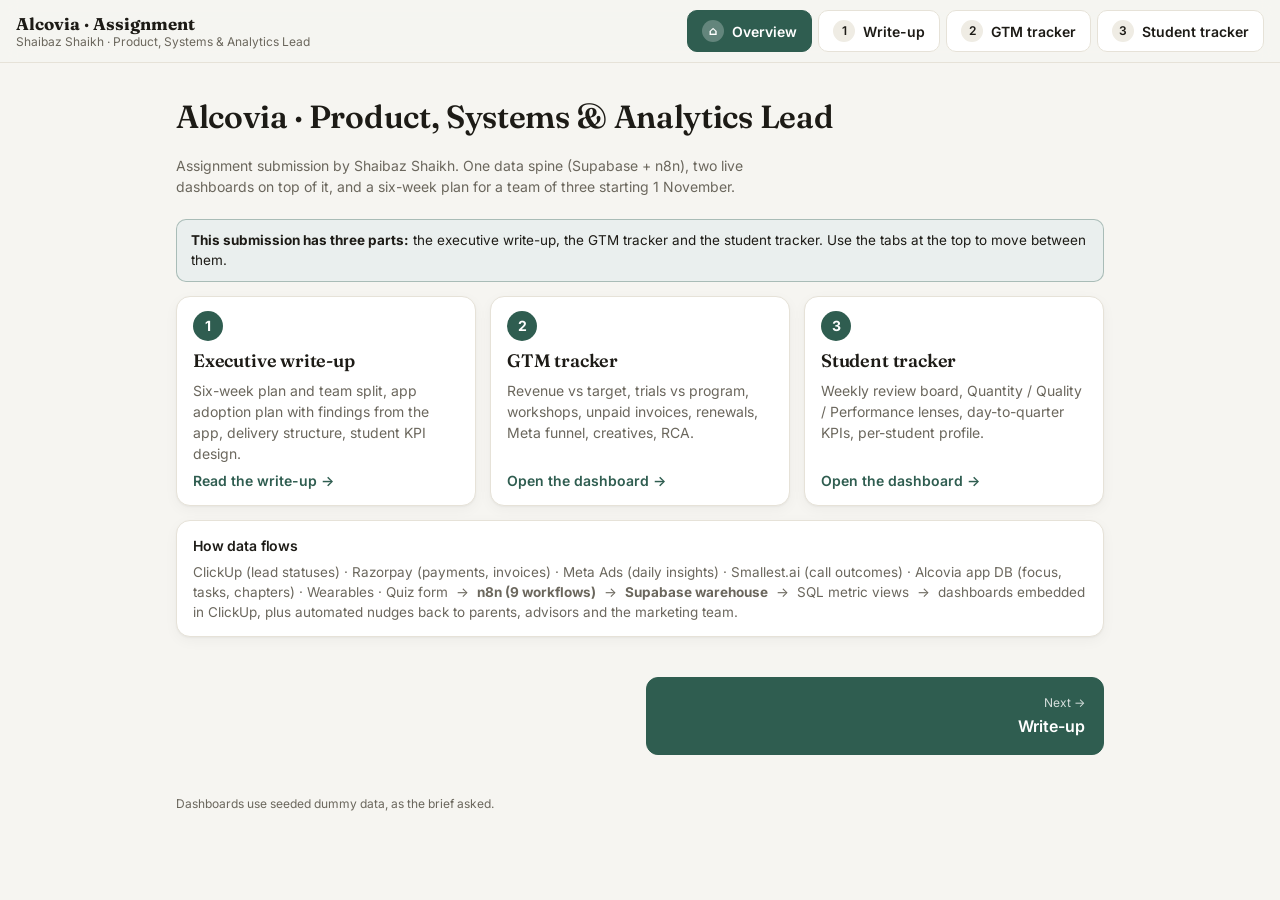
<file: site/index.html>
<!doctype html>
<html lang="en">
<head>
<meta charset="utf-8"><meta name="viewport" content="width=device-width,initial-scale=1">
<title>Alcovia Assignment</title>
<link rel="preconnect" href="https://fonts.googleapis.com">
<link href="https://fonts.googleapis.com/css2?family=Fraunces:opsz,wght@9..144,600&family=Inter:wght@400;600;700&display=swap" rel="stylesheet">
<link rel="stylesheet" href="style.css">
</head>
<body>
<header class="appnav"><div class="appnav-in">
  <a class="brand" href="index.html"><b>Alcovia · Assignment</b><span>Shaibaz Shaikh · Product, Systems &amp; Analytics Lead</span></a>
  <nav class="tabs-main" aria-label="Assignment sections"><a href="index.html" class="on" aria-current="page"><span class="n">⌂</span>Overview</a><a href="writeup.html"><span class="n">1</span>Write-up</a><a href="gtm.html"><span class="n">2</span>GTM tracker</a><a href="students.html"><span class="n">3</span>Student tracker</a></nav>
</div></header>
<div class="wrap" style="max-width:960px">
  <h1 style="font-size:32px;margin-top:10px">Alcovia · Product, Systems &amp; Analytics Lead</h1>
  <p style="color:var(--muted);max-width:640px">Assignment submission by Shaibaz Shaikh. One data spine (Supabase + n8n), two live dashboards on top of it, and a six-week plan for a team of three starting 1 November.</p>
  <div class="hint" style="margin-top:22px"><b>This submission has three parts:</b> the executive write-up, the GTM tracker and the student tracker. Use the tabs at the top to move between them.</div>
  <div class="grid three steps">
    <a class="card step" href="writeup.html"><span class="num">1</span><h2>Executive write-up</h2><p>Six-week plan and team split, app adoption plan with findings from the app, delivery structure, student KPI design.</p><span class="go">Read the write-up →</span></a>
    <a class="card step" href="gtm.html"><span class="num">2</span><h2>GTM tracker</h2><p>Revenue vs target, trials vs program, workshops, unpaid invoices, renewals, Meta funnel, creatives, RCA.</p><span class="go">Open the dashboard →</span></a>
    <a class="card step" href="students.html"><span class="num">3</span><h2>Student tracker</h2><p>Weekly review board, Quantity / Quality / Performance lenses, day-to-quarter KPIs, per-student profile.</p><span class="go">Open the dashboard →</span></a>
  </div>
  <div class="card" style="margin-top:14px"><h3>How data flows</h3>
    <p style="margin:6px 0 0;color:var(--muted);font-size:13.5px">ClickUp (lead statuses) · Razorpay (payments, invoices) · Meta Ads (daily insights) · Smallest.ai (call outcomes) · Alcovia app DB (focus, tasks, chapters) · Wearables · Quiz form &nbsp;→&nbsp; <b>n8n (9 workflows)</b> &nbsp;→&nbsp; <b>Supabase warehouse</b> &nbsp;→&nbsp; SQL metric views &nbsp;→&nbsp; dashboards embedded in ClickUp, plus automated nudges back to parents, advisors and the marketing team.</p></div>

  <nav class="pager" aria-label="Page navigation"><span></span><a class="next" href="writeup.html"><small>Next →</small>Write-up</a></nav>
  <footer>Dashboards use seeded dummy data, as the brief asked.</footer>
</div>
</body>
</html>
</file>
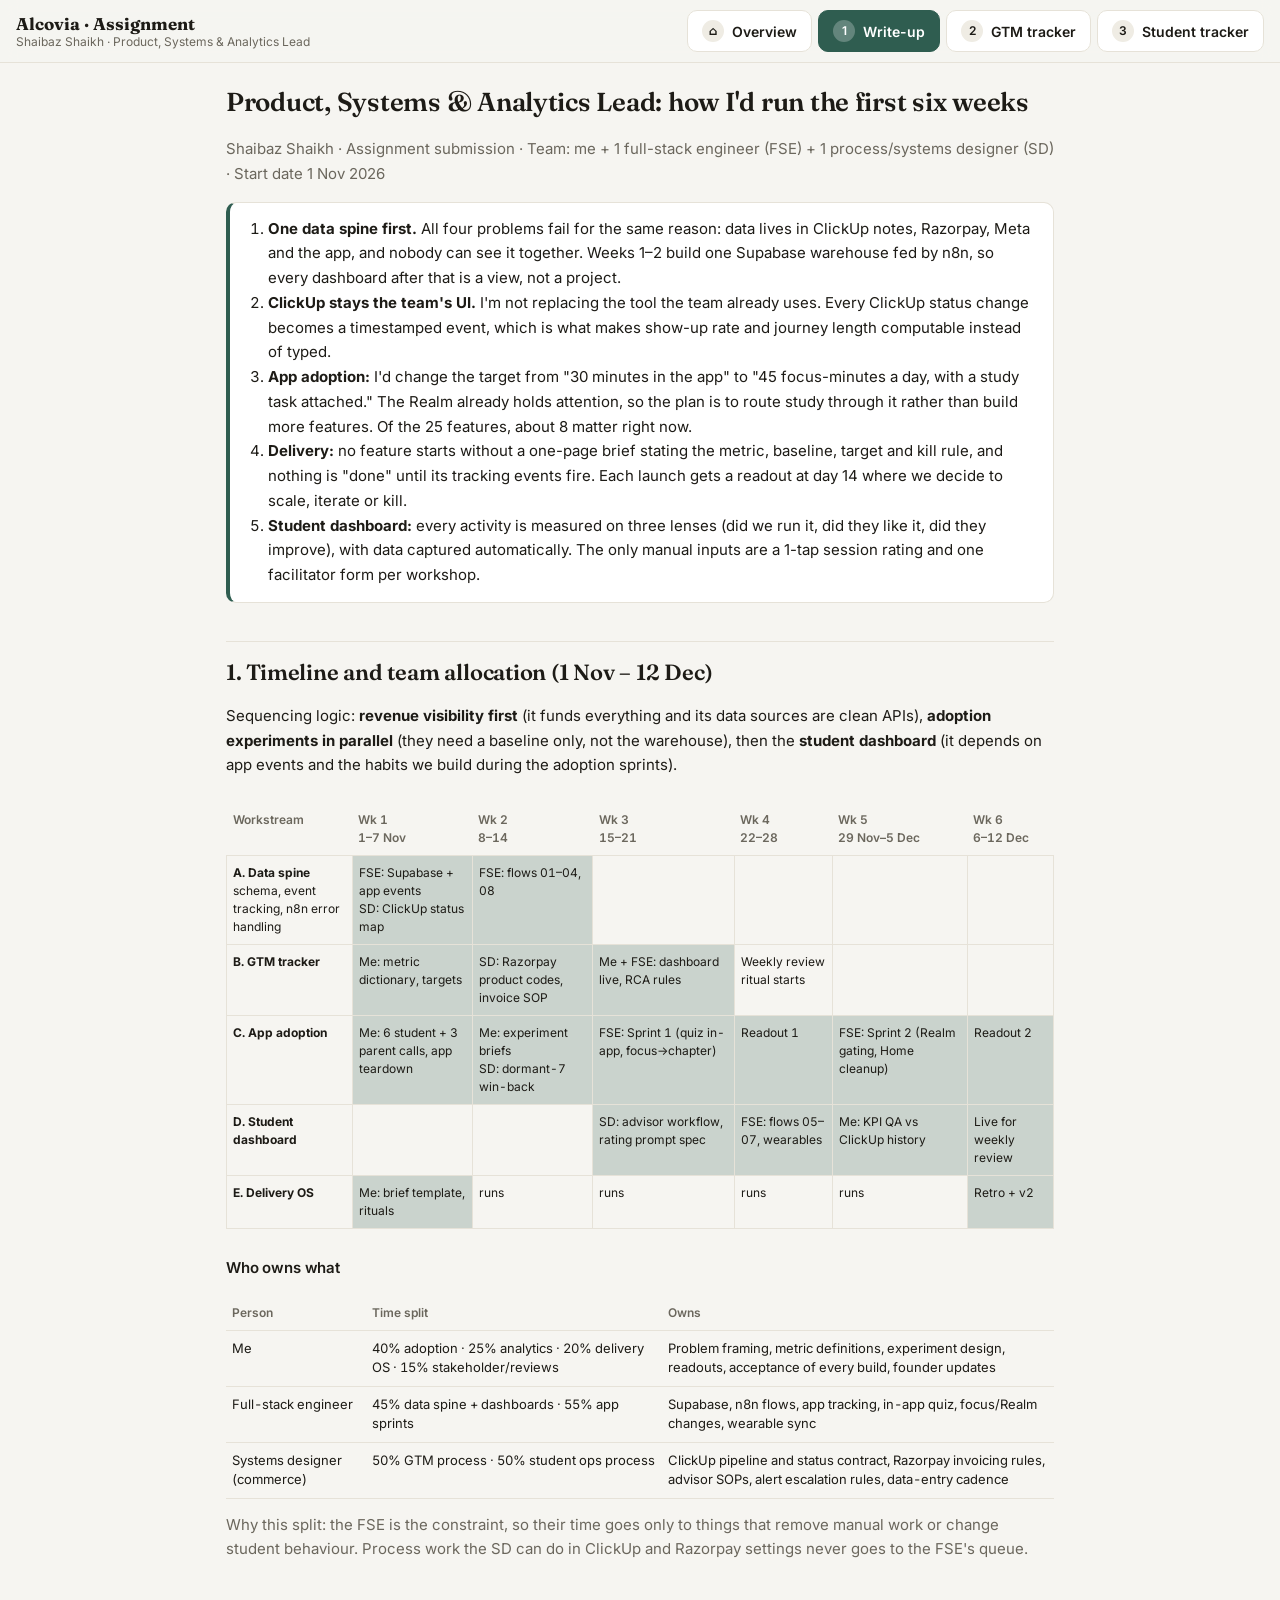
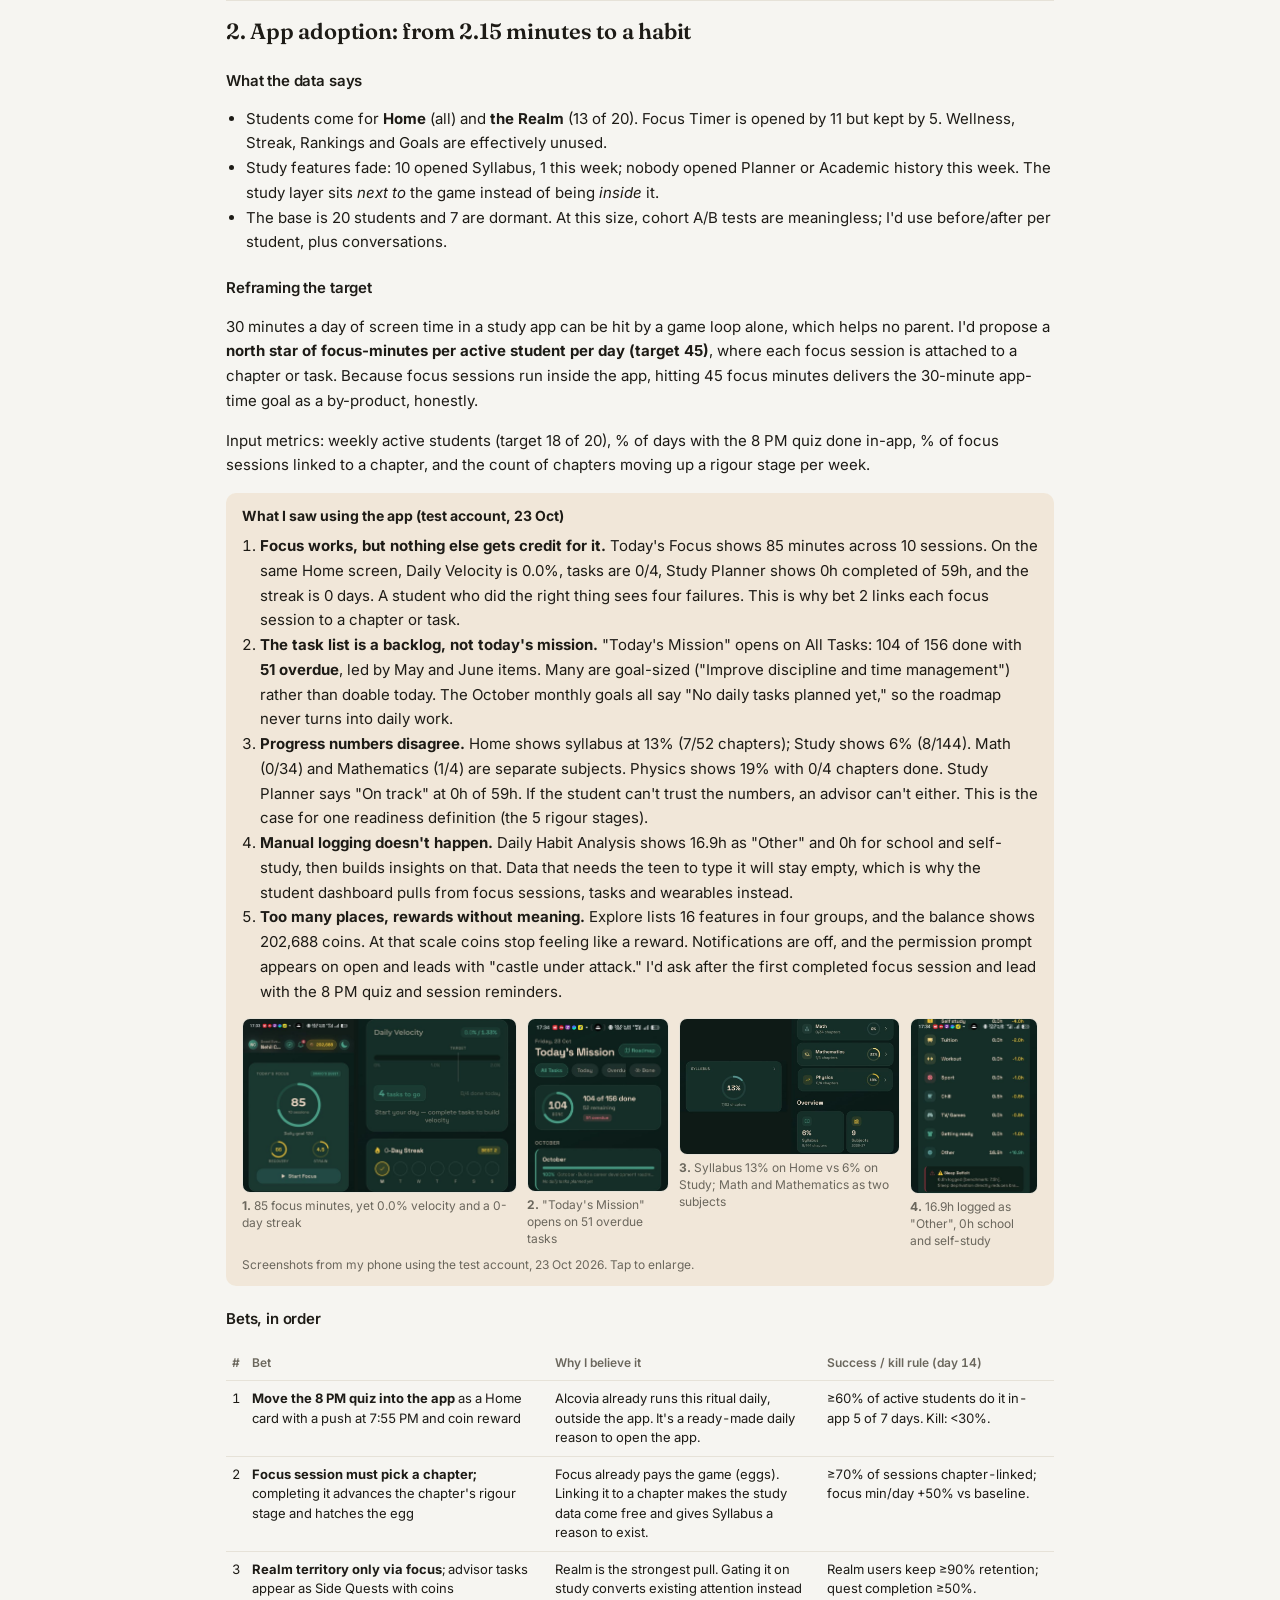
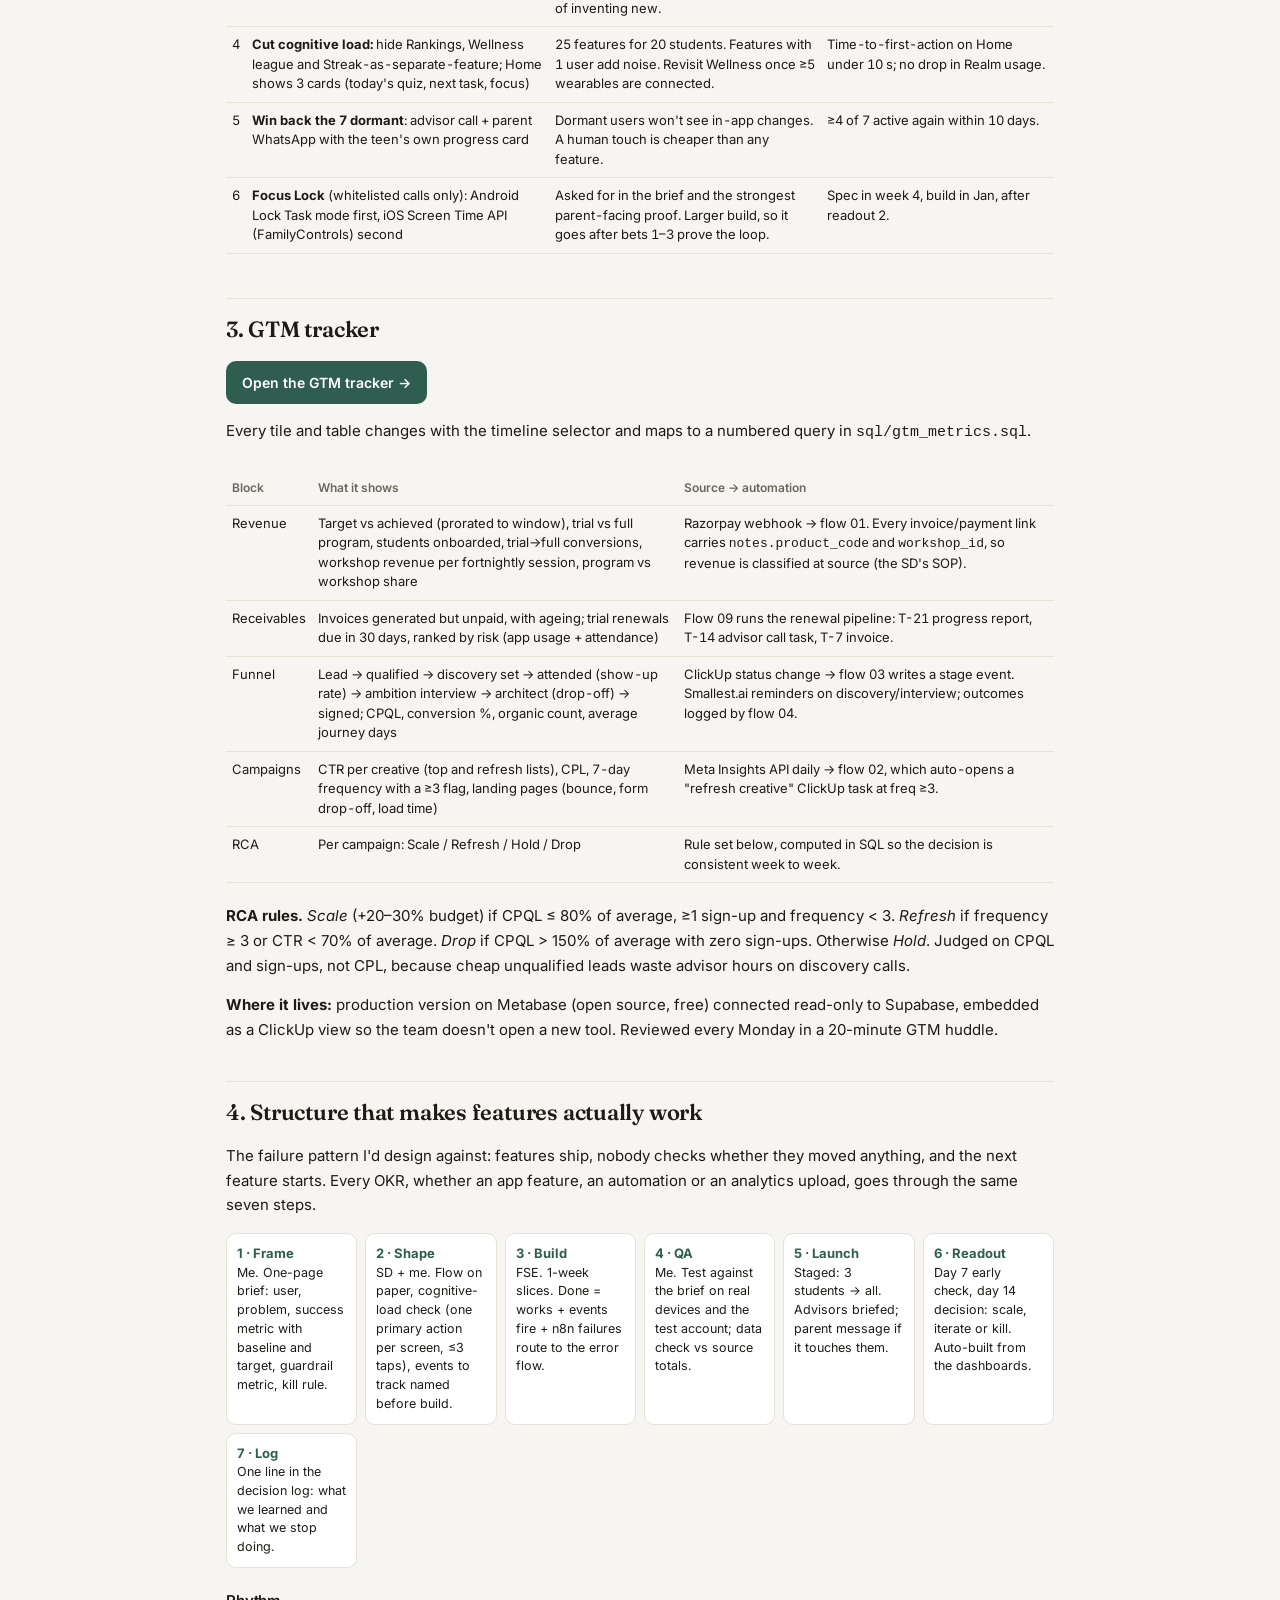
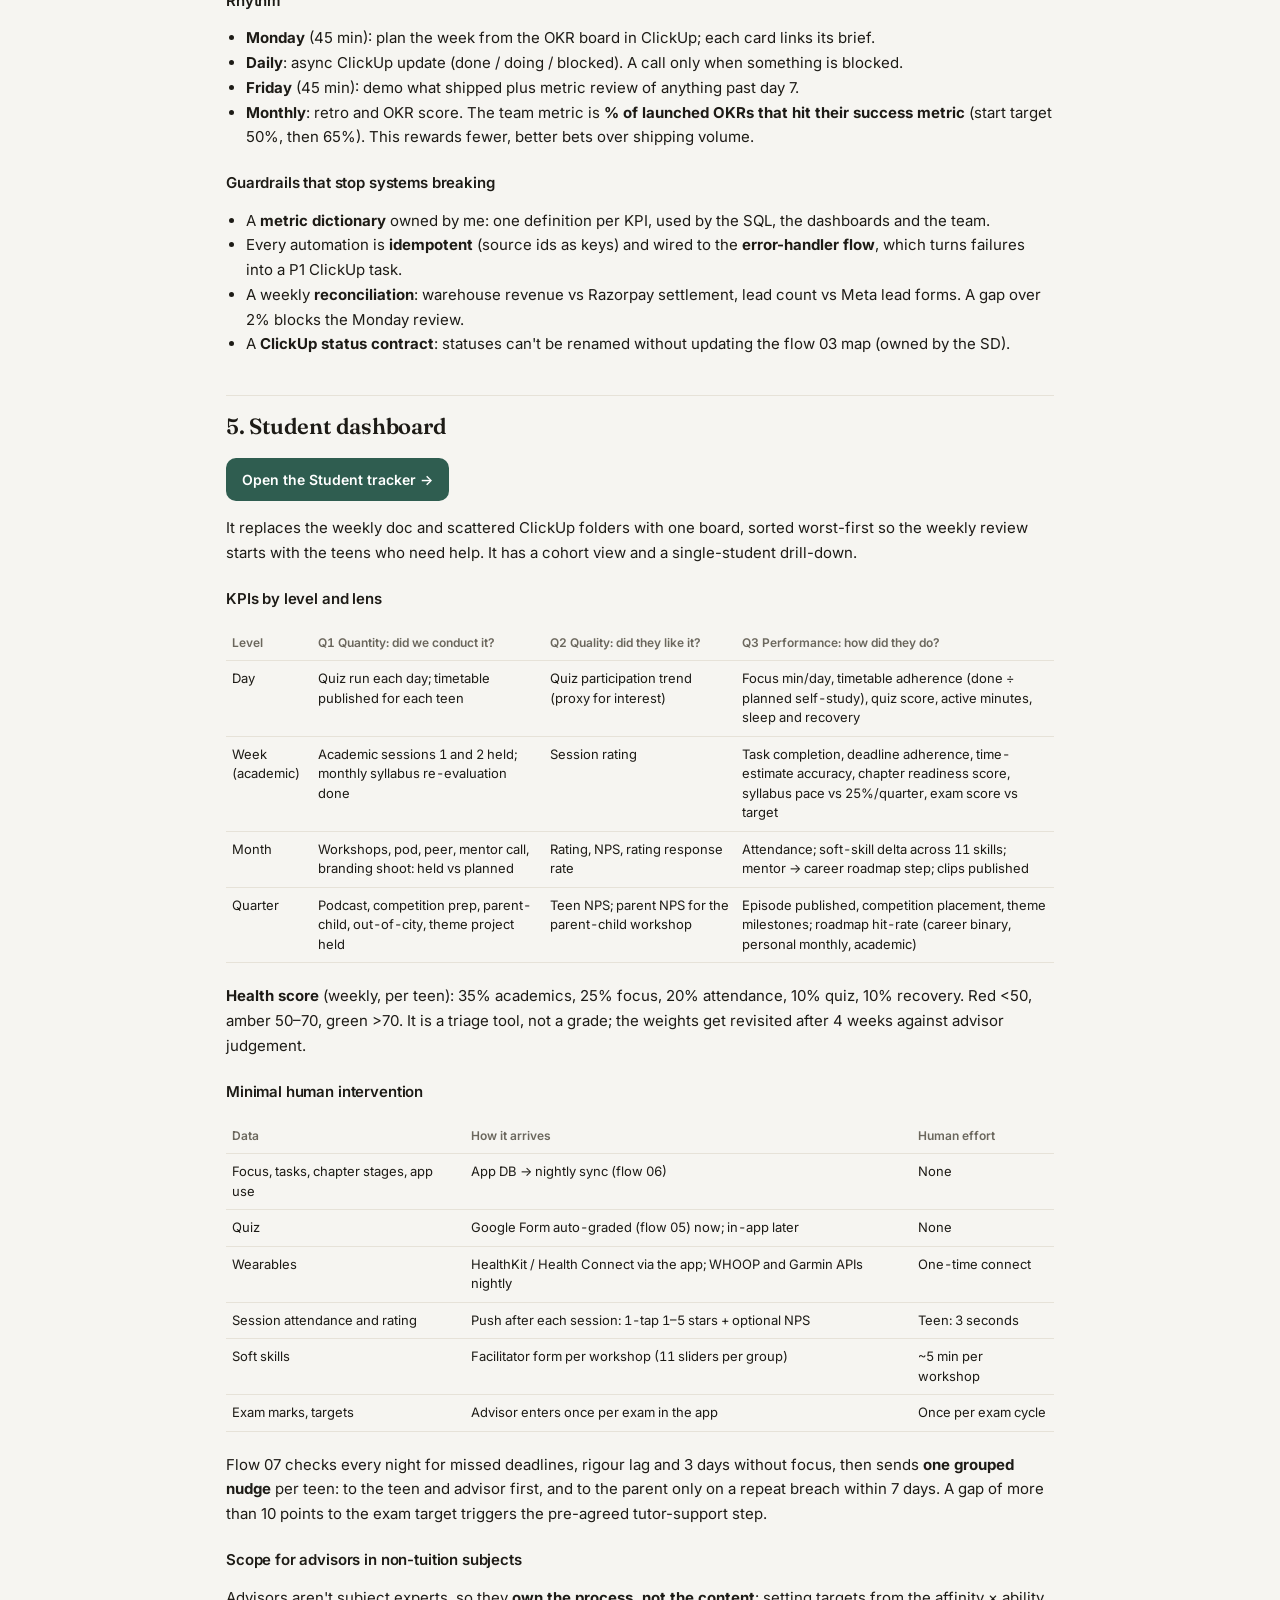
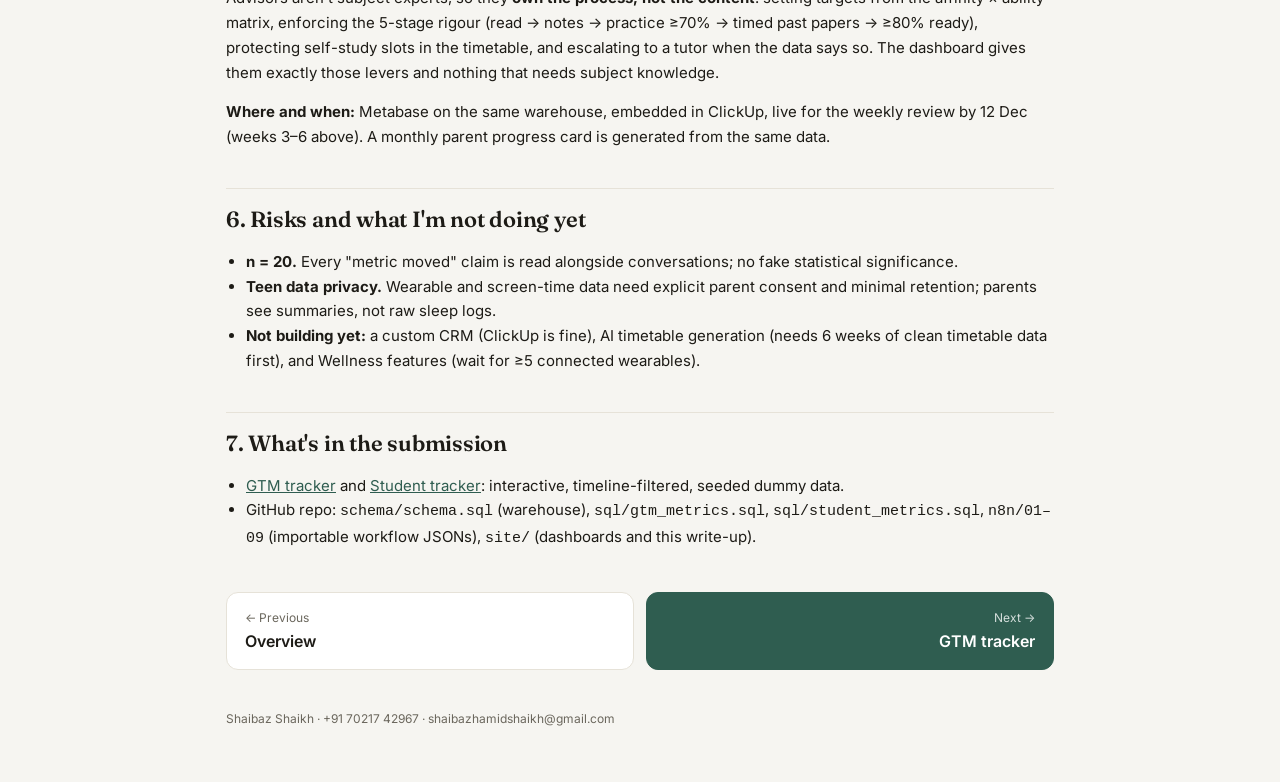
<file: site/writeup.html>
<!doctype html>
<html lang="en">
<head>
<meta charset="utf-8"><meta name="viewport" content="width=device-width,initial-scale=1">
<title>Alcovia Executive Write-up</title>
<link rel="preconnect" href="https://fonts.googleapis.com">
<link href="https://fonts.googleapis.com/css2?family=Fraunces:opsz,wght@9..144,600&family=Inter:wght@400;600;700&display=swap" rel="stylesheet">
<link rel="stylesheet" href="style.css">
<style>
 .doc{max-width:860px}
 .doc h2{font-size:22px;margin:38px 0 10px;padding-top:14px;border-top:1px solid var(--line)}
 .doc h3{font-size:15px;margin:22px 0 6px}
 .doc p,.doc li{font-size:15px;line-height:1.65}
 .doc ul,.doc ol{padding-left:20px}
 .doc table{margin:10px 0 6px}
 .doc td,.doc th{vertical-align:top}
 .tldr{background:var(--panel);border:1px solid var(--line);border-left:4px solid var(--accent);border-radius:10px;padding:14px 18px}
 .callout{background:color-mix(in srgb,var(--accent-2) 12%,transparent);border-radius:10px;padding:12px 16px;font-size:14px}
 .gantt td.on{background:color-mix(in srgb,var(--accent) 22%,transparent);font-size:12px}
 .gantt td{font-size:12px;border:1px solid var(--line)}
 .flow{display:grid;grid-template-columns:repeat(auto-fit,minmax(118px,1fr));gap:8px;margin:12px 0}
 .flow div{background:var(--panel);border:1px solid var(--line);border-radius:10px;padding:10px;font-size:12.5px}
 .flow b{display:block;font-size:13px;color:var(--accent)}
 @media print{.appnav,.pager,.btn{display:none}.doc h2{break-before:auto}}
 .shots{display:grid;grid-template-columns:1.55fr .8fr 1.25fr .72fr;gap:10px;margin-top:14px;align-items:start}
 .shots figure{margin:0}
 .shots img{width:100%;border-radius:8px;display:block;border:1px solid var(--line)}
 .shots figcaption{font-size:12px;line-height:1.4;color:var(--muted);margin-top:5px}
 @media (max-width:700px){.shots{grid-template-columns:1fr 1fr}}
 @media print{.shots{break-inside:avoid}}
</style>
</head>
<body>
<header class="appnav"><div class="appnav-in">
  <a class="brand" href="index.html"><b>Alcovia · Assignment</b><span>Shaibaz Shaikh · Product, Systems &amp; Analytics Lead</span></a>
  <nav class="tabs-main" aria-label="Assignment sections"><a href="index.html"><span class="n">⌂</span>Overview</a><a href="writeup.html" class="on" aria-current="page"><span class="n">1</span>Write-up</a><a href="gtm.html"><span class="n">2</span>GTM tracker</a><a href="students.html"><span class="n">3</span>Student tracker</a></nav>
</div></header>
<div class="wrap doc">
  <h1>Product, Systems &amp; Analytics Lead: how I'd run the first six weeks</h1>
  <p class="sub" style="color:var(--muted)">Shaibaz Shaikh · Assignment submission · Team: me + 1 full-stack engineer (FSE) + 1 process/systems designer (SD) · Start date 1 Nov 2026</p>

  <div class="tldr">
    <ol style="margin:0">
      <li><b>One data spine first.</b> All four problems fail for the same reason: data lives in ClickUp notes, Razorpay, Meta and the app, and nobody can see it together. Weeks 1–2 build one Supabase warehouse fed by n8n, so every dashboard after that is a view, not a project.</li>
      <li><b>ClickUp stays the team's UI.</b> I'm not replacing the tool the team already uses. Every ClickUp status change becomes a timestamped event, which is what makes show-up rate and journey length computable instead of typed.</li>
      <li><b>App adoption:</b> I'd change the target from "30 minutes in the app" to "45 focus-minutes a day, with a study task attached." The Realm already holds attention, so the plan is to route study through it rather than build more features. Of the 25 features, about 8 matter right now.</li>
      <li><b>Delivery:</b> no feature starts without a one-page brief stating the metric, baseline, target and kill rule, and nothing is "done" until its tracking events fire. Each launch gets a readout at day 14 where we decide to scale, iterate or kill.</li>
      <li><b>Student dashboard:</b> every activity is measured on three lenses (did we run it, did they like it, did they improve), with data captured automatically. The only manual inputs are a 1-tap session rating and one facilitator form per workshop.</li>
    </ol>
  </div>

  <h2>1. Timeline and team allocation (1 Nov – 12 Dec)</h2>
  <p>Sequencing logic: <b>revenue visibility first</b> (it funds everything and its data sources are clean APIs), <b>adoption experiments in parallel</b> (they need a baseline only, not the warehouse), then the <b>student dashboard</b> (it depends on app events and the habits we build during the adoption sprints).</p>
  <div class="tablewrap"><table class="gantt">
    <tr><th>Workstream</th><th>Wk 1<br>1–7 Nov</th><th>Wk 2<br>8–14</th><th>Wk 3<br>15–21</th><th>Wk 4<br>22–28</th><th>Wk 5<br>29 Nov–5 Dec</th><th>Wk 6<br>6–12 Dec</th></tr>
    <tr><td><b>A. Data spine</b><br>schema, event tracking, n8n error handling</td><td class="on">FSE: Supabase + app events<br>SD: ClickUp status map</td><td class="on">FSE: flows 01–04, 08</td><td></td><td></td><td></td><td></td></tr>
    <tr><td><b>B. GTM tracker</b></td><td class="on">Me: metric dictionary, targets</td><td class="on">SD: Razorpay product codes, invoice SOP</td><td class="on">Me + FSE: dashboard live, RCA rules</td><td>Weekly review ritual starts</td><td></td><td></td></tr>
    <tr><td><b>C. App adoption</b></td><td class="on">Me: 6 student + 3 parent calls, app teardown</td><td class="on">Me: experiment briefs<br>SD: dormant-7 win-back</td><td class="on">FSE: Sprint 1 (quiz in-app, focus→chapter)</td><td class="on">Readout 1</td><td class="on">FSE: Sprint 2 (Realm gating, Home cleanup)</td><td class="on">Readout 2</td></tr>
    <tr><td><b>D. Student dashboard</b></td><td></td><td></td><td class="on">SD: advisor workflow, rating prompt spec</td><td class="on">FSE: flows 05–07, wearables</td><td class="on">Me: KPI QA vs ClickUp history</td><td class="on">Live for weekly review</td></tr>
    <tr><td><b>E. Delivery OS</b></td><td class="on">Me: brief template, rituals</td><td>runs</td><td>runs</td><td>runs</td><td>runs</td><td class="on">Retro + v2</td></tr>
  </table></div>
  <h3>Who owns what</h3>
  <div class="tablewrap"><table>
    <tr><th>Person</th><th>Time split</th><th>Owns</th></tr>
    <tr><td>Me</td><td>40% adoption · 25% analytics · 20% delivery OS · 15% stakeholder/reviews</td><td>Problem framing, metric definitions, experiment design, readouts, acceptance of every build, founder updates</td></tr>
    <tr><td>Full-stack engineer</td><td>45% data spine + dashboards · 55% app sprints</td><td>Supabase, n8n flows, app tracking, in-app quiz, focus/Realm changes, wearable sync</td></tr>
    <tr><td>Systems designer (commerce)</td><td>50% GTM process · 50% student ops process</td><td>ClickUp pipeline and status contract, Razorpay invoicing rules, advisor SOPs, alert escalation rules, data-entry cadence</td></tr>
  </table></div>
  <p class="note">Why this split: the FSE is the constraint, so their time goes only to things that remove manual work or change student behaviour. Process work the SD can do in ClickUp and Razorpay settings never goes to the FSE's queue.</p>

  <h2>2. App adoption: from 2.15 minutes to a habit</h2>
  <h3>What the data says</h3>
  <ul>
    <li>Students come for <b>Home</b> (all) and <b>the Realm</b> (13 of 20). Focus Timer is opened by 11 but kept by 5. Wellness, Streak, Rankings and Goals are effectively unused.</li>
    <li>Study features fade: 10 opened Syllabus, 1 this week; nobody opened Planner or Academic history this week. The study layer sits <i>next to</i> the game instead of being <i>inside</i> it.</li>
    <li>The base is 20 students and 7 are dormant. At this size, cohort A/B tests are meaningless; I'd use before/after per student, plus conversations.</li>
  </ul>
  <h3>Reframing the target</h3>
  <p>30 minutes a day of screen time in a study app can be hit by a game loop alone, which helps no parent. I'd propose a <b>north star of focus-minutes per active student per day (target 45)</b>, where each focus session is attached to a chapter or task. Because focus sessions run inside the app, hitting 45 focus minutes delivers the 30-minute app-time goal as a by-product, honestly.</p>
  <p>Input metrics: weekly active students (target 18 of 20), % of days with the 8 PM quiz done in-app, % of focus sessions linked to a chapter, and the count of chapters moving up a rigour stage per week.</p>

  <div class="callout"><b>What I saw using the app (test account, 23 Oct)</b>
    <ol style="margin:8px 0 0;padding-left:18px">
      <li><b>Focus works, but nothing else gets credit for it.</b> Today's Focus shows 85 minutes across 10 sessions. On the same Home screen, Daily Velocity is 0.0%, tasks are 0/4, Study Planner shows 0h completed of 59h, and the streak is 0 days. A student who did the right thing sees four failures. This is why bet 2 links each focus session to a chapter or task.</li>
      <li><b>The task list is a backlog, not today's mission.</b> "Today's Mission" opens on All Tasks: 104 of 156 done with <b>51 overdue</b>, led by May and June items. Many are goal-sized ("Improve discipline and time management") rather than doable today. The October monthly goals all say "No daily tasks planned yet," so the roadmap never turns into daily work.</li>
      <li><b>Progress numbers disagree.</b> Home shows syllabus at 13% (7/52 chapters); Study shows 6% (8/144). Math (0/34) and Mathematics (1/4) are separate subjects. Physics shows 19% with 0/4 chapters done. Study Planner says "On track" at 0h of 59h. If the student can't trust the numbers, an advisor can't either. This is the case for one readiness definition (the 5 rigour stages).</li>
      <li><b>Manual logging doesn't happen.</b> Daily Habit Analysis shows 16.9h as "Other" and 0h for school and self-study, then builds insights on that. Data that needs the teen to type it will stay empty, which is why the student dashboard pulls from focus sessions, tasks and wearables instead.</li>
      <li><b>Too many places, rewards without meaning.</b> Explore lists 16 features in four groups, and the balance shows 202,688 coins. At that scale coins stop feeling like a reward. Notifications are off, and the permission prompt appears on open and leads with "castle under attack." I'd ask after the first completed focus session and lead with the 8 PM quiz and session reminders.</li>
    </ol>
    <div class="shots">
      <figure><a href="img/app-focus-vs-velocity.jpg" target="_blank"><img src="img/app-focus-vs-velocity.jpg" alt="Home screen: 85 focus minutes today, yet Daily Velocity 0.0% and a 0-day streak"></a><figcaption><b>1.</b> 85 focus minutes, yet 0.0% velocity and a 0-day streak</figcaption></figure>
      <figure><a href="img/app-tasks-overdue.jpg" target="_blank"><img src="img/app-tasks-overdue.jpg" alt="Today's Mission: 104 of 156 done, 51 overdue"></a><figcaption><b>2.</b> "Today's Mission" opens on 51 overdue tasks</figcaption></figure>
      <figure><a href="img/app-syllabus-mismatch.jpg" target="_blank"><img src="img/app-syllabus-mismatch.jpg" alt="Syllabus shows 13% on Home and 6% on Study; Math and Mathematics listed separately"></a><figcaption><b>3.</b> Syllabus 13% on Home vs 6% on Study; Math and Mathematics as two subjects</figcaption></figure>
      <figure><a href="img/app-habit-other.jpg" target="_blank"><img src="img/app-habit-other.jpg" alt="Daily Habit Analysis: 16.9 hours logged as Other, 0 hours school and self study"></a><figcaption><b>4.</b> 16.9h logged as "Other", 0h school and self-study</figcaption></figure>
    </div>
    <div class="note" style="margin-top:6px">Screenshots from my phone using the test account, 23 Oct 2026. Tap to enlarge.</div>
  </div>

  <h3>Bets, in order</h3>
  <div class="tablewrap"><table>
    <tr><th>#</th><th>Bet</th><th>Why I believe it</th><th>Success / kill rule (day 14)</th></tr>
    <tr><td>1</td><td><b>Move the 8 PM quiz into the app</b> as a Home card with a push at 7:55 PM and coin reward</td><td>Alcovia already runs this ritual daily, outside the app. It's a ready-made daily reason to open the app.</td><td>≥60% of active students do it in-app 5 of 7 days. Kill: &lt;30%.</td></tr>
    <tr><td>2</td><td><b>Focus session must pick a chapter;</b> completing it advances the chapter's rigour stage and hatches the egg</td><td>Focus already pays the game (eggs). Linking it to a chapter makes the study data come free and gives Syllabus a reason to exist.</td><td>≥70% of sessions chapter-linked; focus min/day +50% vs baseline.</td></tr>
    <tr><td>3</td><td><b>Realm territory only via focus</b>; advisor tasks appear as Side Quests with coins</td><td>Realm is the strongest pull. Gating it on study converts existing attention instead of inventing new.</td><td>Realm users keep ≥90% retention; quest completion ≥50%.</td></tr>
    <tr><td>4</td><td><b>Cut cognitive load:</b> hide Rankings, Wellness league and Streak-as-separate-feature; Home shows 3 cards (today's quiz, next task, focus)</td><td>25 features for 20 students. Features with 1 user add noise. Revisit Wellness once ≥5 wearables are connected.</td><td>Time-to-first-action on Home under 10 s; no drop in Realm usage.</td></tr>
    <tr><td>5</td><td><b>Win back the 7 dormant</b>: advisor call + parent WhatsApp with the teen's own progress card</td><td>Dormant users won't see in-app changes. A human touch is cheaper than any feature.</td><td>≥4 of 7 active again within 10 days.</td></tr>
    <tr><td>6</td><td><b>Focus Lock</b> (whitelisted calls only): Android Lock Task mode first, iOS Screen Time API (FamilyControls) second</td><td>Asked for in the brief and the strongest parent-facing proof. Larger build, so it goes after bets 1–3 prove the loop.</td><td>Spec in week 4, build in Jan, after readout 2.</td></tr>
  </table></div>

  <h2>3. GTM tracker</h2>
  <p><a class="btn" href="gtm.html">Open the GTM tracker →</a></p>
  <p>Every tile and table changes with the timeline selector and maps to a numbered query in <code>sql/gtm_metrics.sql</code>.</p>
  <div class="tablewrap"><table>
    <tr><th>Block</th><th>What it shows</th><th>Source → automation</th></tr>
    <tr><td>Revenue</td><td>Target vs achieved (prorated to window), trial vs full program, students onboarded, trial→full conversions, workshop revenue per fortnightly session, program vs workshop share</td><td>Razorpay webhook → flow 01. Every invoice/payment link carries <code>notes.product_code</code> and <code>workshop_id</code>, so revenue is classified at source (the SD's SOP).</td></tr>
    <tr><td>Receivables</td><td>Invoices generated but unpaid, with ageing; trial renewals due in 30 days, ranked by risk (app usage + attendance)</td><td>Flow 09 runs the renewal pipeline: T-21 progress report, T-14 advisor call task, T-7 invoice.</td></tr>
    <tr><td>Funnel</td><td>Lead → qualified → discovery set → attended (show-up rate) → ambition interview → architect (drop-off) → signed; CPQL, conversion %, organic count, average journey days</td><td>ClickUp status change → flow 03 writes a stage event. Smallest.ai reminders on discovery/interview; outcomes logged by flow 04.</td></tr>
    <tr><td>Campaigns</td><td>CTR per creative (top and refresh lists), CPL, 7-day frequency with a ≥3 flag, landing pages (bounce, form drop-off, load time)</td><td>Meta Insights API daily → flow 02, which auto-opens a "refresh creative" ClickUp task at freq ≥3.</td></tr>
    <tr><td>RCA</td><td>Per campaign: Scale / Refresh / Hold / Drop</td><td>Rule set below, computed in SQL so the decision is consistent week to week.</td></tr>
  </table></div>
  <p><b>RCA rules.</b> <i>Scale</i> (+20–30% budget) if CPQL ≤ 80% of average, ≥1 sign-up and frequency &lt; 3. <i>Refresh</i> if frequency ≥ 3 or CTR &lt; 70% of average. <i>Drop</i> if CPQL &gt; 150% of average with zero sign-ups. Otherwise <i>Hold</i>. Judged on CPQL and sign-ups, not CPL, because cheap unqualified leads waste advisor hours on discovery calls.</p>
  <p><b>Where it lives:</b> production version on Metabase (open source, free) connected read-only to Supabase, embedded as a ClickUp view so the team doesn't open a new tool. Reviewed every Monday in a 20-minute GTM huddle.</p>

  <h2>4. Structure that makes features actually work</h2>
  <p>The failure pattern I'd design against: features ship, nobody checks whether they moved anything, and the next feature starts. Every OKR, whether an app feature, an automation or an analytics upload, goes through the same seven steps.</p>
  <div class="flow">
    <div><b>1 · Frame</b>Me. One-page brief: user, problem, success metric with baseline and target, guardrail metric, kill rule.</div>
    <div><b>2 · Shape</b>SD + me. Flow on paper, cognitive-load check (one primary action per screen, ≤3 taps), events to track named before build.</div>
    <div><b>3 · Build</b>FSE. 1-week slices. Done = works + events fire + n8n failures route to the error flow.</div>
    <div><b>4 · QA</b>Me. Test against the brief on real devices and the test account; data check vs source totals.</div>
    <div><b>5 · Launch</b>Staged: 3 students → all. Advisors briefed; parent message if it touches them.</div>
    <div><b>6 · Readout</b>Day 7 early check, day 14 decision: scale, iterate or kill. Auto-built from the dashboards.</div>
    <div><b>7 · Log</b>One line in the decision log: what we learned and what we stop doing.</div>
  </div>
  <h3>Rhythm</h3>
  <ul>
    <li><b>Monday</b> (45 min): plan the week from the OKR board in ClickUp; each card links its brief.</li>
    <li><b>Daily</b>: async ClickUp update (done / doing / blocked). A call only when something is blocked.</li>
    <li><b>Friday</b> (45 min): demo what shipped plus metric review of anything past day 7.</li>
    <li><b>Monthly</b>: retro and OKR score. The team metric is <b>% of launched OKRs that hit their success metric</b> (start target 50%, then 65%). This rewards fewer, better bets over shipping volume.</li>
  </ul>
  <h3>Guardrails that stop systems breaking</h3>
  <ul>
    <li>A <b>metric dictionary</b> owned by me: one definition per KPI, used by the SQL, the dashboards and the team.</li>
    <li>Every automation is <b>idempotent</b> (source ids as keys) and wired to the <b>error-handler flow</b>, which turns failures into a P1 ClickUp task.</li>
    <li>A weekly <b>reconciliation</b>: warehouse revenue vs Razorpay settlement, lead count vs Meta lead forms. A gap over 2% blocks the Monday review.</li>
    <li>A <b>ClickUp status contract</b>: statuses can't be renamed without updating the flow 03 map (owned by the SD).</li>
  </ul>

  <h2>5. Student dashboard</h2>
  <p><a class="btn" href="students.html">Open the Student tracker →</a></p>
  <p>It replaces the weekly doc and scattered ClickUp folders with one board, sorted worst-first so the weekly review starts with the teens who need help. It has a cohort view and a single-student drill-down.</p>
  <h3>KPIs by level and lens</h3>
  <div class="tablewrap"><table>
    <tr><th>Level</th><th>Q1 Quantity: did we conduct it?</th><th>Q2 Quality: did they like it?</th><th>Q3 Performance: how did they do?</th></tr>
    <tr><td>Day</td><td>Quiz run each day; timetable published for each teen</td><td>Quiz participation trend (proxy for interest)</td><td>Focus min/day, timetable adherence (done ÷ planned self-study), quiz score, active minutes, sleep and recovery</td></tr>
    <tr><td>Week (academic)</td><td>Academic sessions 1 and 2 held; monthly syllabus re-evaluation done</td><td>Session rating</td><td>Task completion, deadline adherence, time-estimate accuracy, chapter readiness score, syllabus pace vs 25%/quarter, exam score vs target</td></tr>
    <tr><td>Month</td><td>Workshops, pod, peer, mentor call, branding shoot: held vs planned</td><td>Rating, NPS, rating response rate</td><td>Attendance; soft-skill delta across 11 skills; mentor → career roadmap step; clips published</td></tr>
    <tr><td>Quarter</td><td>Podcast, competition prep, parent-child, out-of-city, theme project held</td><td>Teen NPS; parent NPS for the parent-child workshop</td><td>Episode published, competition placement, theme milestones; roadmap hit-rate (career binary, personal monthly, academic)</td></tr>
  </table></div>
  <p><b>Health score</b> (weekly, per teen): 35% academics, 25% focus, 20% attendance, 10% quiz, 10% recovery. Red &lt;50, amber 50–70, green &gt;70. It is a triage tool, not a grade; the weights get revisited after 4 weeks against advisor judgement.</p>
  <h3>Minimal human intervention</h3>
  <div class="tablewrap"><table>
    <tr><th>Data</th><th>How it arrives</th><th>Human effort</th></tr>
    <tr><td>Focus, tasks, chapter stages, app use</td><td>App DB → nightly sync (flow 06)</td><td>None</td></tr>
    <tr><td>Quiz</td><td>Google Form auto-graded (flow 05) now; in-app later</td><td>None</td></tr>
    <tr><td>Wearables</td><td>HealthKit / Health Connect via the app; WHOOP and Garmin APIs nightly</td><td>One-time connect</td></tr>
    <tr><td>Session attendance and rating</td><td>Push after each session: 1-tap 1–5 stars + optional NPS</td><td>Teen: 3 seconds</td></tr>
    <tr><td>Soft skills</td><td>Facilitator form per workshop (11 sliders per group)</td><td>~5 min per workshop</td></tr>
    <tr><td>Exam marks, targets</td><td>Advisor enters once per exam in the app</td><td>Once per exam cycle</td></tr>
  </table></div>
  <p>Flow 07 checks every night for missed deadlines, rigour lag and 3 days without focus, then sends <b>one grouped nudge</b> per teen: to the teen and advisor first, and to the parent only on a repeat breach within 7 days. A gap of more than 10 points to the exam target triggers the pre-agreed tutor-support step.</p>
  <h3>Scope for advisors in non-tuition subjects</h3>
  <p>Advisors aren't subject experts, so they <b>own the process, not the content</b>: setting targets from the affinity × ability matrix, enforcing the 5-stage rigour (read → notes → practice ≥70% → timed past papers → ≥80% ready), protecting self-study slots in the timetable, and escalating to a tutor when the data says so. The dashboard gives them exactly those levers and nothing that needs subject knowledge.</p>
  <p><b>Where and when:</b> Metabase on the same warehouse, embedded in ClickUp, live for the weekly review by 12 Dec (weeks 3–6 above). A monthly parent progress card is generated from the same data.</p>

  <h2>6. Risks and what I'm not doing yet</h2>
  <ul>
    <li><b>n = 20.</b> Every "metric moved" claim is read alongside conversations; no fake statistical significance.</li>
    <li><b>Teen data privacy.</b> Wearable and screen-time data need explicit parent consent and minimal retention; parents see summaries, not raw sleep logs.</li>
    <li><b>Not building yet:</b> a custom CRM (ClickUp is fine), AI timetable generation (needs 6 weeks of clean timetable data first), and Wellness features (wait for ≥5 connected wearables).</li>
  </ul>

  <h2>7. What's in the submission</h2>
  <ul>
    <li><a href="gtm.html">GTM tracker</a> and <a href="students.html">Student tracker</a>: interactive, timeline-filtered, seeded dummy data.</li>
    <li>GitHub repo: <code>schema/schema.sql</code> (warehouse), <code>sql/gtm_metrics.sql</code>, <code>sql/student_metrics.sql</code>, <code>n8n/01–09</code> (importable workflow JSONs), <code>site/</code> (dashboards and this write-up).</li>
  </ul>

  <nav class="pager" aria-label="Page navigation"><a class="prev" href="index.html"><small>← Previous</small>Overview</a><a class="next" href="gtm.html"><small>Next →</small>GTM tracker</a></nav>
  <footer>Shaibaz Shaikh · +91 70217 42967 · shaibazhamidshaikh@gmail.com</footer>
</div>
</body>
</html>
</file>
<file: site/style.css>
:root{
  --bg:#f6f5f1;--panel:#ffffff;--ink:#1d1b16;--muted:#6b675d;--line:#e6e2d8;
  --accent:#2f5d50;--accent-2:#c9822b;--accent-3:#5b6ea8;--accent-4:#9b4d6b;
  --good:#2e7d4f;--warn:#c98a1b;--bad:#b8423a;--chip:#efece4;
  --shadow:0 1px 2px rgba(0,0,0,.04),0 4px 14px rgba(0,0,0,.04);
}
@media (prefers-color-scheme:dark){:root:not([data-theme="light"]){
  --bg:#14130f;--panel:#1d1c17;--ink:#ecE8dd;--muted:#a19c8f;--line:#2e2c25;
  --accent:#6fb39c;--accent-2:#e3a457;--accent-3:#8fa0d8;--accent-4:#d17fa0;
  --good:#5fbf86;--warn:#e0aa48;--bad:#e2726a;--chip:#2a2822;--shadow:none}}
:root[data-theme="dark"]{
  --bg:#14130f;--panel:#1d1c17;--ink:#ece8dd;--muted:#a19c8f;--line:#2e2c25;
  --accent:#6fb39c;--accent-2:#e3a457;--accent-3:#8fa0d8;--accent-4:#d17fa0;
  --good:#5fbf86;--warn:#e0aa48;--bad:#e2726a;--chip:#2a2822;--shadow:none}
*{box-sizing:border-box}
body{margin:0;background:var(--bg);color:var(--ink);font:14px/1.5 "Inter",system-ui,sans-serif}
h1,h2,h3{font-family:"Fraunces",Georgia,serif;font-weight:600;letter-spacing:-.01em;margin:0}
h1{font-size:26px}h2{font-size:18px}h3{font-size:14px;font-family:inherit;font-weight:600}
a{color:var(--accent)}
.wrap{max-width:1280px;margin:0 auto;padding:20px 16px 60px}
header.top{display:flex;flex-wrap:wrap;gap:12px;align-items:flex-end;justify-content:space-between;margin-bottom:18px}
header.top .sub{color:var(--muted);font-size:13px}
nav.links{display:flex;gap:6px;flex-wrap:wrap;margin-bottom:14px}
nav.links a{padding:6px 12px;border-radius:999px;background:var(--chip);text-decoration:none;color:var(--ink);font-size:13px}
nav.links a.on{background:var(--accent);color:#fff}
.filters{display:flex;flex-wrap:wrap;gap:8px;align-items:center;background:var(--panel);border:1px solid var(--line);border-radius:12px;padding:10px 12px;box-shadow:var(--shadow)}
.filters label{font-size:12px;color:var(--muted)}
select,input[type=date]{font:inherit;background:var(--bg);color:var(--ink);border:1px solid var(--line);border-radius:8px;padding:6px 8px}
.badge{font-size:11px;padding:2px 8px;border-radius:999px;background:var(--chip);color:var(--muted)}
.grid{display:grid;gap:14px}
.kpis{grid-template-columns:repeat(auto-fill,minmax(180px,1fr));margin:16px 0}
.card{background:var(--panel);border:1px solid var(--line);border-radius:14px;padding:14px 16px;box-shadow:var(--shadow);min-width:0}
.kpi .lab{font-size:12px;color:var(--muted)}
.kpi .val{font-size:24px;font-weight:650;margin-top:2px;font-variant-numeric:tabular-nums}
.kpi .foot{font-size:12px;color:var(--muted);margin-top:4px}
.bar{height:6px;background:var(--chip);border-radius:4px;margin-top:8px;overflow:hidden}
.bar>i{display:block;height:100%;background:var(--accent);border-radius:4px}
.section{margin-top:26px}
.section>.head{display:flex;align-items:baseline;justify-content:space-between;gap:10px;margin-bottom:10px;flex-wrap:wrap}
.section>.head p{margin:0;color:var(--muted);font-size:13px}
.two{grid-template-columns:repeat(auto-fit,minmax(340px,1fr))}
.three{grid-template-columns:repeat(auto-fit,minmax(260px,1fr))}
.chartbox{position:relative;height:260px}
.chartbox.tall{height:320px}
table{width:100%;border-collapse:collapse;font-size:13px;font-variant-numeric:tabular-nums}
th{text-align:left;font-weight:600;color:var(--muted);font-size:12px;padding:8px 6px;border-bottom:1px solid var(--line);white-space:nowrap}
td{padding:8px 6px;border-bottom:1px solid var(--line)}
td.num,th.num{text-align:right}
.tablewrap{overflow-x:auto}
.chip{display:inline-block;padding:2px 8px;border-radius:999px;font-size:11px;font-weight:600;white-space:nowrap}
.chip.good{background:color-mix(in srgb,var(--good) 18%,transparent);color:var(--good)}
.chip.warn{background:color-mix(in srgb,var(--warn) 20%,transparent);color:var(--warn)}
.chip.bad{background:color-mix(in srgb,var(--bad) 18%,transparent);color:var(--bad)}
.chip.neutral{background:var(--chip);color:var(--muted)}
.funnel{display:flex;flex-direction:column;gap:6px}
.frow{display:grid;grid-template-columns:150px 1fr 70px;align-items:center;gap:10px;font-size:13px}
.frow .fb{height:26px;background:var(--chip);border-radius:6px;overflow:hidden}
.frow .fb>i{display:flex;align-items:center;height:100%;background:var(--accent);color:#fff;font-size:12px;padding-left:8px;font-style:normal;white-space:nowrap}
.frow .conv{font-size:12px;color:var(--muted);text-align:right}
.note{font-size:12px;color:var(--muted);margin-top:8px}
.legend-dots span{display:inline-flex;align-items:center;gap:6px;margin-right:12px;font-size:12px;color:var(--muted)}
.legend-dots i{width:10px;height:10px;border-radius:3px;display:inline-block}
.tabs{display:flex;gap:6px;margin:16px 0 0;flex-wrap:wrap}
.tabs button{font:inherit;border:1px solid var(--line);background:var(--panel);color:var(--ink);padding:7px 14px;border-radius:999px;cursor:pointer}
.tabs button.on{background:var(--ink);color:var(--bg);border-color:var(--ink)}
.lens{border-top:3px solid var(--accent)}
.lens.q2{border-top-color:var(--accent-2)}.lens.q3{border-top-color:var(--accent-3)}
footer{margin-top:40px;color:var(--muted);font-size:12px}
@media (max-width:600px){.frow{grid-template-columns:100px 1fr 54px}h1{font-size:21px}.kpi .val{font-size:20px}}

/* ---- assignment navigation ---- */
:root{--on-accent:#fff}
@media (prefers-color-scheme:dark){:root:not([data-theme="light"]){--on-accent:#0f1a16}}
:root[data-theme="dark"]{--on-accent:#0f1a16}
.appnav{position:sticky;top:0;z-index:50;background:color-mix(in srgb,var(--bg) 90%,transparent);-webkit-backdrop-filter:blur(8px);backdrop-filter:blur(8px);border-bottom:1px solid var(--line)}
.appnav-in{max-width:1280px;margin:0 auto;padding:10px 16px;display:flex;align-items:center;justify-content:space-between;gap:12px;flex-wrap:wrap}
.brand{text-decoration:none;color:var(--ink);display:flex;flex-direction:column;line-height:1.25}
.brand b{font-family:"Fraunces",Georgia,serif;font-size:17px}
.brand span{font-size:12px;color:var(--muted)}
.tabs-main{display:flex;gap:6px;flex-wrap:wrap}
.tabs-main a{display:flex;align-items:center;gap:8px;padding:9px 14px;border-radius:10px;border:1px solid var(--line);background:var(--panel);color:var(--ink);text-decoration:none;font-weight:600;font-size:14px;transition:border-color .15s}
.tabs-main a .n{width:22px;height:22px;border-radius:50%;background:var(--chip);display:grid;place-items:center;font-size:12px;flex:none}
.tabs-main a:hover{border-color:var(--accent)}
.tabs-main a.on{background:var(--accent);border-color:var(--accent);color:var(--on-accent)}
.tabs-main a.on .n{background:color-mix(in srgb,var(--on-accent) 25%,transparent);color:var(--on-accent)}
.hint{background:color-mix(in srgb,var(--accent) 10%,var(--panel));border:1px solid color-mix(in srgb,var(--accent) 35%,transparent);border-radius:10px;padding:10px 14px;font-size:13.5px;margin:0 0 14px}
.pager{display:grid;grid-template-columns:1fr 1fr;gap:12px;margin-top:40px}
.pager a{display:block;padding:16px 18px;border-radius:12px;border:1px solid var(--line);background:var(--panel);text-decoration:none;color:var(--ink);font-weight:600;font-size:16px}
.pager a small{display:block;font-weight:400;font-size:12px;color:var(--muted);margin-bottom:2px}
.pager a:hover{border-color:var(--accent)}
.pager a.next{grid-column:2;text-align:right;background:var(--accent);color:var(--on-accent);border-color:var(--accent)}
.pager a.next small{color:color-mix(in srgb,var(--on-accent) 80%,transparent)}
.btn{display:inline-block;padding:10px 16px;border-radius:10px;background:var(--accent);color:var(--on-accent)!important;text-decoration:none;font-weight:600;font-size:14px}
.steps .step{text-decoration:none;color:inherit;display:flex;flex-direction:column;gap:6px;transition:border-color .15s,transform .15s}
.steps .step:hover{border-color:var(--accent);transform:translateY(-2px)}
.steps .step p{color:var(--muted);margin:0;flex:1}
.steps .num{width:30px;height:30px;border-radius:50%;background:var(--accent);color:var(--on-accent);display:grid;place-items:center;font-weight:700}
.steps .go{color:var(--accent);font-weight:600;font-size:14px}
@media (max-width:760px){
  .brand span{display:none}
  .tabs-main{width:100%;display:grid;grid-template-columns:repeat(4,1fr)}
  .tabs-main a{flex-direction:column;gap:3px;padding:7px 4px;font-size:11.5px;text-align:center;justify-content:center}
  .pager a{font-size:14px;padding:12px 14px}
}
</file>
